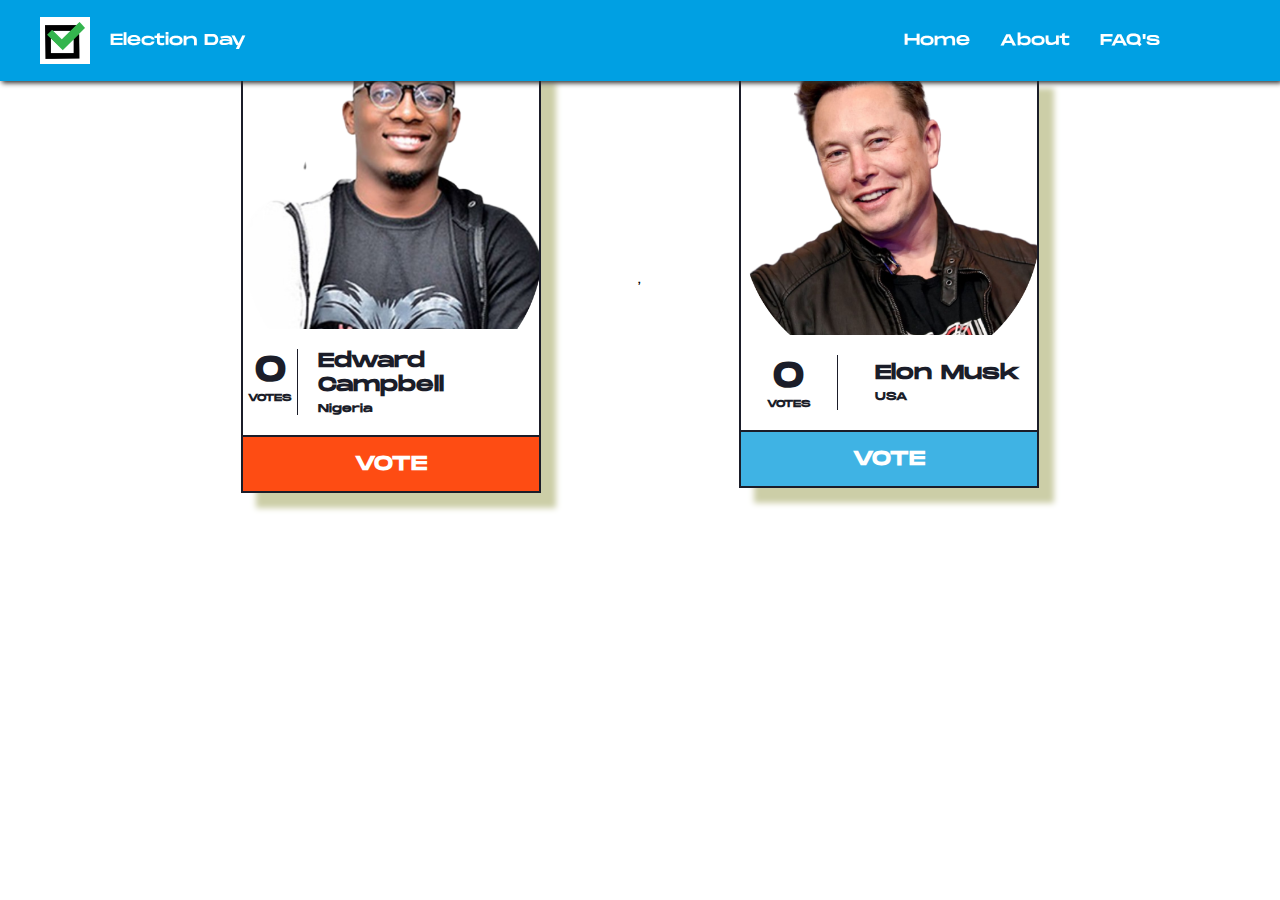
<file: vote-daniel.html>
<!DOCTYPE html>
<html lang="en">

  <head>
    <meta charset="UTF-8" />
    <meta name="viewport" content="width=device-width, initial-scale=1.0" />
    <title>Voting App</title>
    <link rel="preconnect" href="https://fonts.gstatic.com" />
    <link href="https://fonts.googleapis.com/css2?family=Montserrat:wght@400;600;700&display=swap" rel="stylesheet" />
    <link rel="stylesheet" href="./STYLES/vote-daniel.css" />
    <link rel="stylesheet" href="./STYLES/vote_media-queries.css" />

    <!-- SCRIPT FOR MAP -->
    <script src="./JAVASCRIPT/mapdata.js"></script>
    <script src="./JAVASCRIPT/usmap.js"></script>

  </head>

  <body>

    <!-- APP -->

    <!-- <div class="app"> -->
    <div id="app">

      <div class="app-overlay"> </div>

      <!-- Header -->
      <header class="nav-bar">
        <div class="left-section">
            <img class="check-logo" src="./IMAGES/CHECK MARK.png" alt="image of check mark">
            <p>Election Day</p>
        </div>
        <div class="right-section">
            <ul>
              <li><a href="./index.html">Home</a> </li>
                <li><a href="#">About</a> </li>
                <li><a href="#">FAQ's</a> </li>
            </ul>
        </div>
    </header> 

    <div id="map-container" style="max-width: 60%"> <!-- Keep map above fold -->
      <!-- <div id="map"></div> -->
  </div>

      <!-- MAIN -->
      <main>
        <div class="cards"> </div>
      </main>

    
    </div>

  </body>
  <script src="./JAVASCRIPT/data.js"></script>
  <script src="./JAVASCRIPT/functions.js"></script>
  <script src="./JAVASCRIPT/app.js"></script>

</html>
</file>
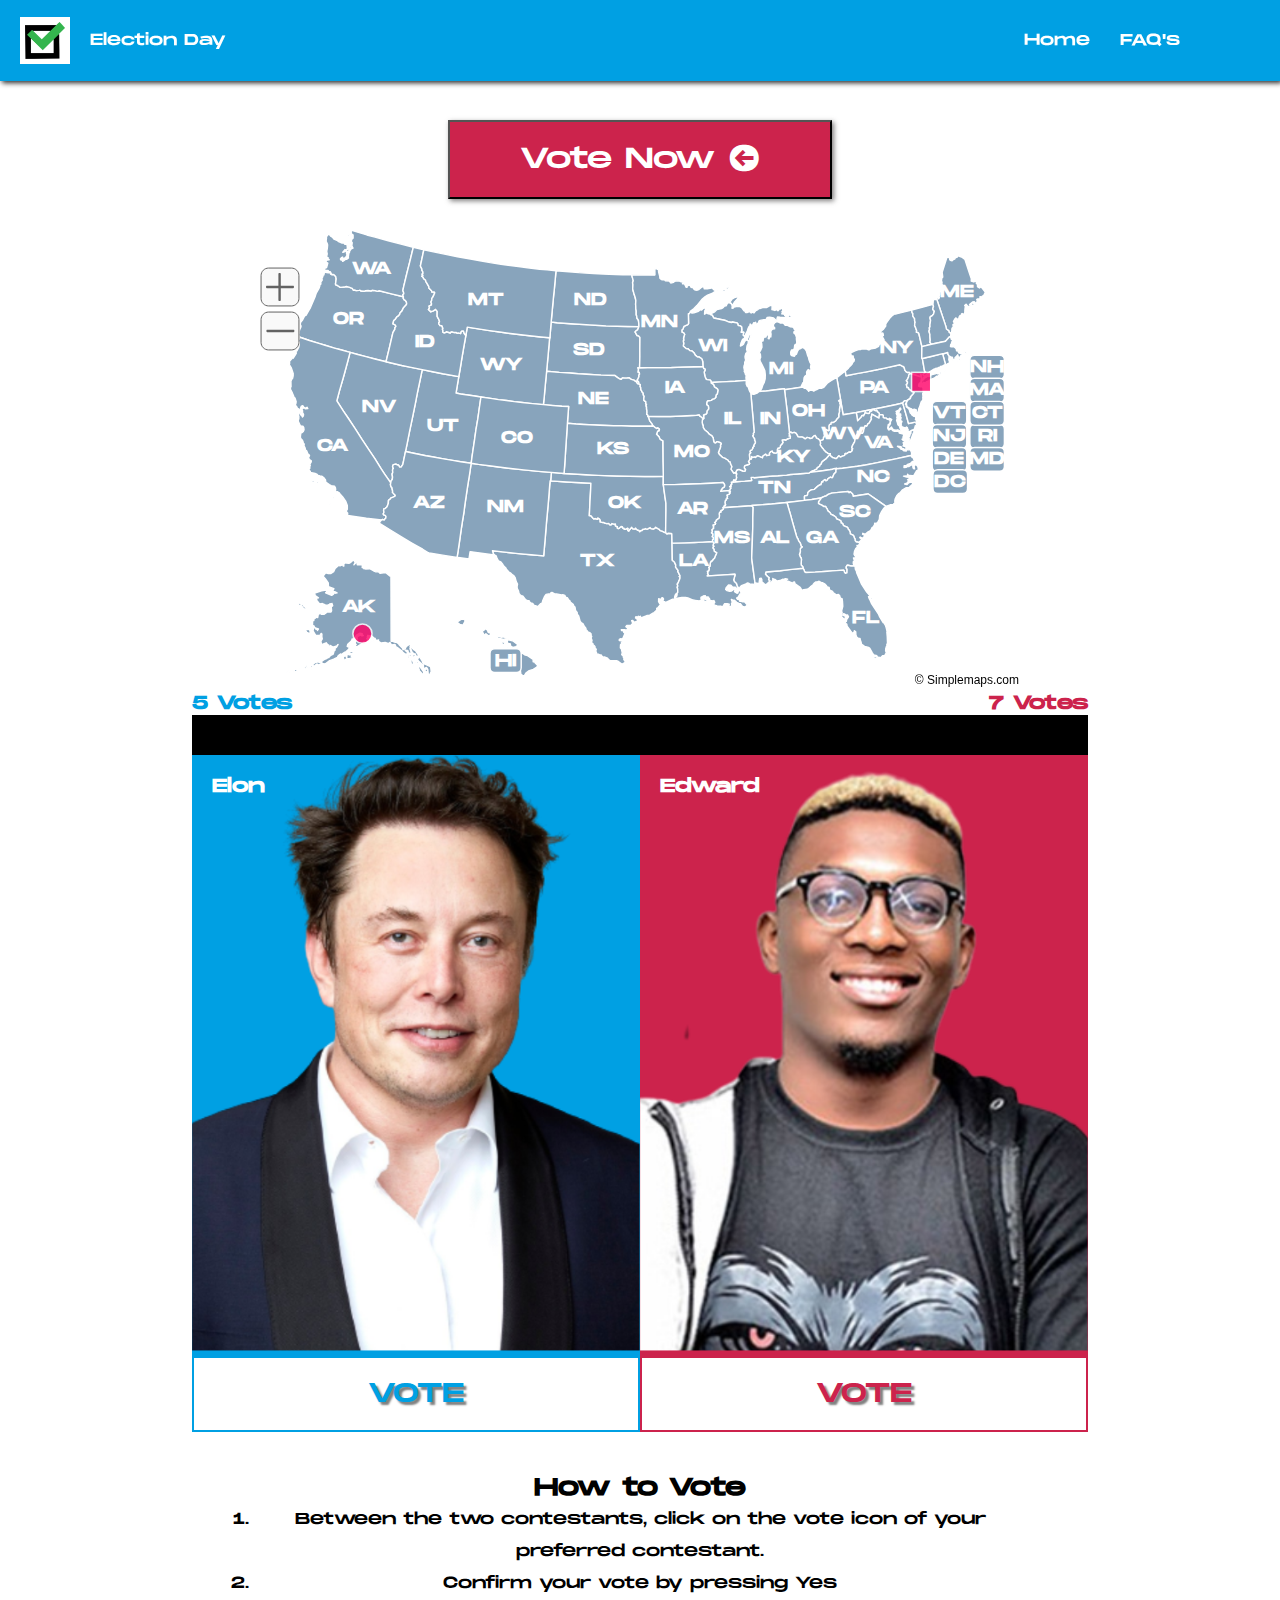
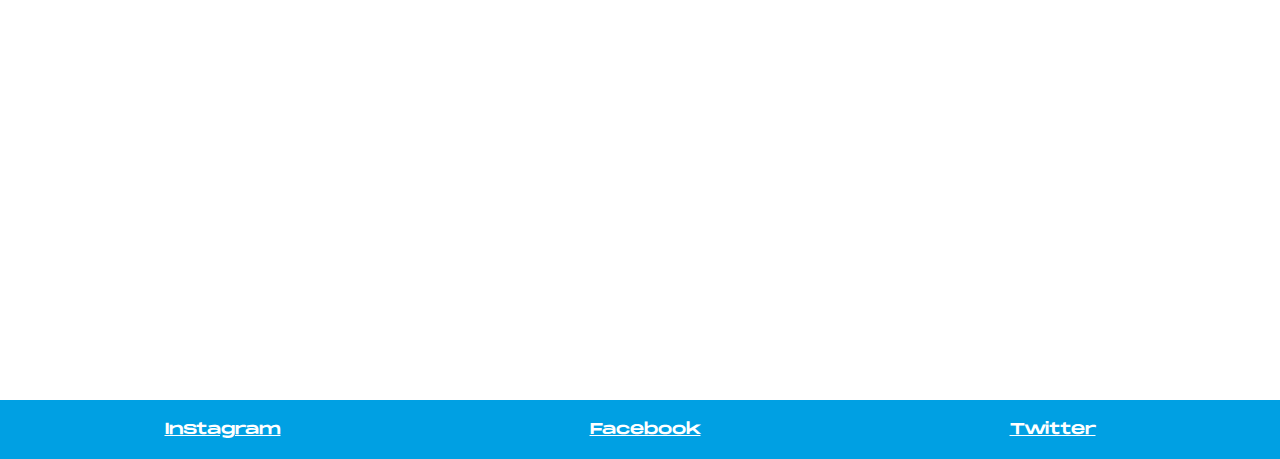
<file: vote.html>
<!DOCTYPE html>
<html lang="en">
<head>
    <link rel="stylesheet" href="./STYLES/vote.css">
    <meta charset="UTF-8">
    <meta http-equiv="X-UA-Compatible" content="IE=edge">
    <meta name="viewport" content="width=device-width, initial-scale=1.0">
    <title>Vote Now</title>
    <script src="./JAVASCRIPT/mapdata.js"></script>
    <script src="./JAVASCRIPT/usmap.js"></script>
    <script src="./JAVASCRIPT/vote.js" ></script>
</head>
<body>
    <div id="container">
        <div id="nav-bar">
            <div id="left-nav">
                <img id="check-logo" src="./IMAGES/CHECK MARK.png" alt="image of check mark">
                <p>Election Day</p>
            </div>
            <div id="right-nav">
                <ul>
                    <li><a href="./index.html">Home</a> </li>
                    <li><a href="www.google.com/tejiri">FAQ's</a> </li>
                </ul>
            </div>
        </div>
        <button id="vote-now" ><a href="#elon-img-container">Vote Now &#x2190</a> </button>

        <div id="map-container" style="max-width: 60%"> <!-- Keep map above fold -->
            <div id="map"></div>
        </div>

        <div id="vote-domination-bar">
            <div id="vote-count">
                <h3 id="elon-vote-count">5 Votes</h3>
                <h3 id="edward-vote-count">7 Votes</h3>
            </div>
            <div id="vote-bar">
                <div id="elon-votes"></div>
                <div id="edward-votes"></div>          
    
            </div>
        </div>
        <div id="elon-vs-edward">
            <div id="elon-img-container">
                <h3>Elon</h3>
                <img id="elon-image" src="./IMAGES/elon vote.png" alt="portrait of elon musk"> 
                <button id="vote-elon" >  VOTE</button>
            </div>
            <div id="edward-img-container">
                <h3>Edward</h3>
                <img id="edward-image" src="./IMAGES/edward vote.png" alt=""> 
                <button id="vote-edward">  VOTE </button>
            </div>
        </div>
        <div id="count-down">
            <script src="./JAVASCRIPT/countdown.js" ></script>
        </div>
        <div id="how-to-vote">
            <h2>How to Vote</h2>
            <ol>
                <li>Between the two contestants, click on the vote icon of your preferred contestant.</li>
                <li>Confirm your vote by pressing Yes</li>
            </ol>
        </div>
        <footer>
            <a href="www.instagram.com/tejiri__TJ">Instagram</a>
            <a href="www.instagram.com/tejiri__TJ">Facebook</a>
            <a href="www.instagram.com/tejiri__TJ">Twitter</a>
        </footer>
    </div>
    
</body>
</html>
</file>
<file: STYLES/vote-daniel.css>
:root {
  --header: rgb(0,160,227);
  --black: #1b1d29;
  --white: #ffffff;
  --bg-overlay: rgb(253, 255, 206, 0.96);
  --btn-red: #fe4c13;
  --btn-red-hover: #ee3a01;
  --btn-light-blue: #3fb3e4;
  --btn-light-blue-hover: #21a7e0;
  --shadow: #cccea7;
}

@font-face {
  font-family: 'Monument-Extended';
  src: url(../FONTS/MonumentExtended-Regular.otf);
}

*{
  margin: 0;
  padding: 0;
  font-family: Monument-Extended;
  box-sizing: border-box;
  
}



body,
html,
#app {
  height: 100%;
}

html {
  font-size: 62.5%;
}

body {
  font-family: Monument-Extended, sans-serif;
}

/* APP */

#app {
  /* background-color: var(--bg-overlay); */
  overflow-y: scroll;
}

.app-overlay {
  position: absolute;
  top: 0;
  right: 0;
  left: 0;
  bottom: 0;
  /* background: url(../images/american-flag.jpeg) no-repeat center center fixed; */
  background-size: cover;
  z-index: -1;
}

/* HEADER */

header {
  display: flex;
  justify-content: space-between;
  background: var(--header);
  padding: 1rem 2rem;
}


.logo {
  color: var(--white);
  display: flex;
  align-items: center;
  justify-content: center;
}

.logo h1 {
  font-size: 3rem;
}

.logo img {
  margin-right: 1rem;
  width: 4rem;
}
/* 
header h1 a {
  text-decoration: none;
  color: var(--white)
  
} */

.nav-bar{
  font-size: 16px;
  background-color: rgb(0,160,227);
 width: 100vw;
  height: 9vh;
  display: flex;
  align-items: center;
  justify-content: space-between;
  color: white;
  box-shadow:  rgb(43, 42, 42) 2px 2px 5px;
  position: fixed;
  z-index: 4;
}
.left-section{
  display: flex;
  align-items: center;
}
.right-section ul{
  list-style: none;
  text-align: right;
  display: inline-flex;
  margin-right: 70px;
}
.right-section a{
  margin-right: 30px;
  color: white;
  text-decoration: none;
}
.right-section a:hover{
  color: black;
  transition: color 0.5s;
  background-color: white;
}

.check-logo{
  width: 50px;
  padding: 5px 5px;
  background-color: white;
  margin-left: 20px;
  margin-right: 20px;
}
/* MAIN */
main {
  height: 100%;
}

.cards {
  display: flex;
  align-items: center;
  flex-direction: column;
  padding: 5rem 0;
}

/* CARDS */
.card {
  width: 25rem;
  border: 2px solid var(--black);
  overflow: hidden;
  box-shadow: 15px 15px 6px var(--shadow);
  transition: all 0.5 ease;
  cursor: pointer;
}

.card:first-of-type {
  margin-bottom: 5rem;
}

/* CARD IMAGE */
.card-image {
  width: 25rem;
  height: 20rem;
  object-fit: cover;
  vertical-align: middle;
}

/* CARD INFORMATION */
.card-info {
  display: flex;
  justify-content: space-evenly;
  background: var(--white);
  color: var(--black);
  padding: 2rem 0;
}

.candidate-votes {
  display: flex;
  flex-direction: column;
  align-items: center;
  width: 60px;
}

.votes-number-edward,
.votes-number-elon {
  font-weight: 700;
  font-size: 2.5rem;
}

.votes-text {
  font-size: 1rem;
  font-weight: 600;
}

/* LINE */
.line {
  width: 0.1rem;
  background: var(--black);
}

/* CANDIDATE INFO */
.candidate-info {
  display: flex;
  flex-direction: column;
  justify-content: center;
  margin-left: 20px;

}

.candidate-name {
  font-size: 1.6rem;
  font-weight: 700;
  margin-bottom: 0.5rem;
}

.candidate-country {
  font-size: 1rem;
  font-weight: 600;
}

/* CARD BUTTON */
.card-btn {
  width: 100%;
  border: none;
  outline: none;
  font-size: 1.5rem;
  font-weight: 700;
  padding: 1.5rem 0;
  color: var(--white);
  cursor: pointer;
  border-top: 2px solid var(--black);
}

.btn-edward,
.btn-elon {
  transition: all 0.5s ease;
}

.btn-edward {
  background: var(--btn-red);
}

.btn-elon {
  background: var(--btn-light-blue);
}
#map-container{
  margin: auto;
  width: 80vw;
  margin-top: 130px;
  margin-bottom: -300px;
  overflow: hidden;
}
</file>
<file: STYLES/vote_media-queries.css>
/* This styles will be applied to devices with size less than 700 */
  @media screen and (max-width: 700px) {
    .nav-bar{
        font-size: 0.8em;
        justify-content: space-between;
    }
    .right-section ul{
        margin-right: 20px;
        
    }
  }

 /* This styles will be applied to devices with size at least 768px */


 @font-face {
    font-family: 'Monument-Extended';
    src: url(../FONTS/MonumentExtended-Regular.otf);
  }
  *{
    font-family: Monument-Extended;
  }
 @media  screen and (min-width: 768px) {
    .logo {
        justify-content: flex-start;
    }
    
    .cards {
        flex-direction: row;
        justify-content:space-around;
        height: 100%;
        padding: 0;
        width: 85%;
        margin: 0 auto;
    }

    .card {
        width: 30rem;
    }

    .card:first-of-type {
        margin-bottom: 0;
    }

    .card-image {
        width: 30rem;
        height: 26rem;
    }

    .votes-number-edward, .votes-number-elon {
        font-size: 3.5rem;
    }

    .vote-text {
        font-size: 1.3rem;
        font-weight: 600;
    }

    .candidate-name {
        font-size: 2rem;
    }

    .candidate-country {
        font-size: 1.1rem;
    }

    .card-btn {
        font-size: 2rem;
    }
 }

 /* these styles will be applided  on devices that have a width of at leaset 1024px */
 @media screen and (min-width: 1024px) {
    .cards {
        width: 70%;
    }

    .card:hover {
        transform: translateY(-2rem);
    }
    
    .card:hover .btn-edward,
    .card:hover .btn-elon {
        font-size: 2.5rem;
    }

    .btn-edward:hover {
        background: var(--btn-red-hover);
        
    }

    .btn-elon:hover {
        background: var(--btn-light-blue-hover);
    }

    /* these styles will be applied on devices that have a widht of atleast 14040px */

    @media  screen and (min-width:1400px) {
        .cards {
            width: 60%;
        }
    }


 }
</file>
<file: STYLES/vote.css>
@font-face{
    font-family: 'Poppins-Bold';
    src: url(../FONTS/Poppins-Bold.ttf);
}@font-face{
    font-family: 'Poppins-Medium';
    src: url(../FONTS/Poppins-Medium.ttf);
}
@font-face {
    font-family: 'Monument-Extended';
    src: url(../FONTS/MonumentExtended-Regular.otf);
}
*{
    margin: 0;
    padding: 0;
    box-sizing: border-box;
    font-family: Monument-Extended;

    
}
#container{
    width: 100vw;
    min-height: 100vh;
    box-sizing: border-box;
    overflow: hidden;
}
#nav-bar{
    background-color: rgb(0,160,227);
   width: 100vw;
    height: 9vh;
    display: flex;
    align-items: center;
    justify-content: space-between;
    color: white;
    box-shadow:  rgb(43, 42, 42) 2px 2px 5px;
    position: fixed;
    top: 0;
    z-index: 3;
}
#left-nav{
    display: flex;
    align-items: center;
    
}
#right-nav a{
    margin-right: 30px;
    color: white;
    text-decoration: none;
}
#right-nav ul{
    list-style: none;
    text-align: right;
    display: inline-flex;
    margin-right: 70px;
}

#right-nav a:hover{
    color: black;
    transition: color 0.5s;
    background-color: white;
}


#check-logo{
    width: 50px;
    padding: 5px 5px;
    background-color: white;
    margin-left: 20px;
    margin-right: 20px;
}
#vote-now{
    margin-top: 100px;
    color: rgb(0, 0, 0);
    text-align: center;
    padding: 20px 20px;
    background-color: rgb(204,35,76);    display: block;
    justify-content: center;
    width: 30vw;
    margin: 120px auto 20px auto;
    color: white;
    animation: backgroundChange 1s 1s infinite;
    box-shadow:  rgba(43, 42, 42,0.6) 2px 2px 5px;
    font-size: 1.8em;
    cursor: pointer;

}
#vote-now a{
    color: white;
    text-decoration: none;
}
#vote-now:hover{
    box-shadow:  rgba(43, 42, 42,1) 2px 2px 5px;
 
}
@keyframes backgroundChange{
    0%{background-color: rgb(204,35,76);}
    50%{background-color: rgb(0,160,227);}
    100%{background-color: rgb(204,35,76);}
}
#map-container{
    margin: auto;
}
#vote-count{
    display: flex;
    width: 70vw;
    align-items: center;
    margin: auto;
    justify-content: space-between;
}
#elon-vote-count{
    color: rgb(0,160,227);
    
}
#edward-vote-count{
    color: rgb(204,35,76);
}
#vote-bar{
    width: 70vw;
    margin: auto;
    background-color: black;
    height: 40px;
}
#elon-vs-edward{
    min-width: 60vw;
}
#elon-vs-edward{
    width: 70vw;
    display: grid;
    grid-template-columns: 1fr 1fr;
    margin: auto;
    gap: 0px;
    column-gap: 0px;
}
#elon-img-container{
    background-color: rgb(0,160,227);
    width: 100%;
    text-align: right;
    position: relative;
    /* padding: 20px; */
}
#elon-img-container h3, #edward-img-container h3{
    color: white;
    position: absolute;
    padding: 20px;
}
#elon-img-container button, #edward-img-container button{
    background-color: white;
    text-shadow: rgba(0, 0, 0, 0.5) 3px 3px 2px;;
    font-size: 1.7em;
    padding: 20px 40px;
    position: inherit;
    text-align: center;
    cursor: pointer;
    /* border: 2px solid green; */
}
#elon-img-container button, #edward-img-container button{
    background-color: white;
    color: red;
}



#edward-img-container{
    background-color: rgb(204,35,76);
    width: 100%;

    /* padding: 20px; */
}
#edward-img-container button, #elon-img-container button{
    width: 100%;
}
#elon-image, #edward-image{
    width: 100%;
}
#elon-img-container button{
    border: 2px solid rgb(0,160,227);
    color: rgb(0,160,227);
    position: relative;
    left: 0;
}#edward-img-container button{
    border: 2px solid rgb(204,35,76);
    color:rgb(204,35,76);
}
#how-to-vote{
    text-align: center;
    width: 60vw;
    margin: 40px auto 0 auto;
    font-family: Poppins-Bold;
    line-height: 2em;
    margin-bottom: 400px;

}
footer{
    width: 100vw;
    background-color: rgb(0,160,227);
    text-align: center;
    padding: 20px;
    display: flex;
    justify-content: space-around;
}
footer a{
    margin-right: 20px;
    color: white;
}
#count-down{
    font-size: 2em;
    text-align: center;
    margin-top: 20px;
}
@media screen and (max-width: 500px) {
    #nav-bar{
        font-size: 0.7em;
    }
    #check-logo{
        width: 30px;
        margin: 5px 5px;
    }
    #elon-vs-edward{
        min-width: 95vw;
    }
    #vote-count{
        display: flex;
        width: 95vw;
        align-items: center;
        margin: auto;
        justify-content: space-between;
    }
    #elon-vote-count{
        color: rgb(0,160,227);
        
    }
    #edward-vote-count{
        color: rgb(204,35,76);
    }
    #vote-bar{
        width: 70vw;
        margin: auto;
        background-color: black;
        height: 40px;
    }
    #vote-count{
        display: flex;
        width: 95w;
        align-items: center;
        margin: auto;
        justify-content: space-between;
    }
    #elon-vote-count{
        color: rgb(0,160,227);
        
    }
    #edward-vote-count{
        color: rgb(204,35,76);
    }
    #vote-bar{
        width: 95vw;
        margin: auto;
        background-color: black;
        height: 40px;
    }
    #vote-now{
        width: 70vw;
        font-size: 1.5em;
    }
    #right-nav ul{
        margin-right: 10px;
    }  
    #map-container{
        width: 70vw;
    }

        
    
    
}
</file>
